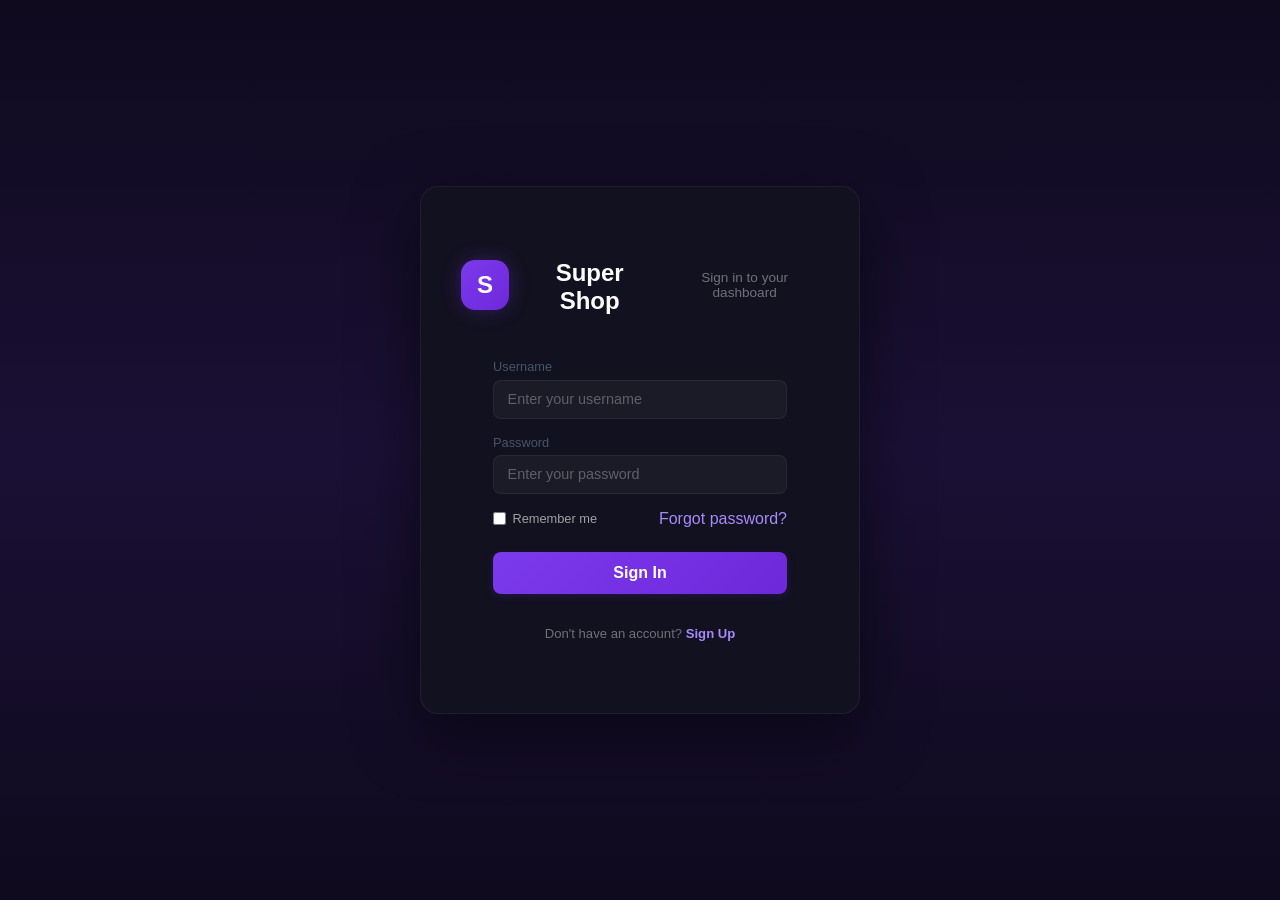
<file: login.html>
<!DOCTYPE html>
<html lang="en">
<head>
    <meta charset="utf-8">
    <meta name="viewport" content="width=device-width,initial-scale=1">
    <title>Super Shop - Sign In</title>
    <link rel="stylesheet" href="index.css">
</head>
<body>
<script>
if (window.location.protocol === 'file:') {
    document.write('<div style="display:flex;align-items:center;justify-content:center;min-height:100vh;width:100%;background:#0a0a1a;color:#e2e8f0;font-family:sans-serif;padding:2rem;text-align:center;">' +
        '<div style="max-width:500px;">' +
        '<h1 style="color:#a78bfa;font-size:2rem;margin-bottom:1rem;">Server Not Running</h1>' +
        '<p style="font-size:1.1rem;margin-bottom:1rem;">You opened this file directly. You must start the server first.</p>' +
        '<div style="background:#16163a;border:1px solid rgba(255,255,255,0.06);border-radius:14px;padding:1.5rem;text-align:left;">' +
        '<h3 style="color:#fff;margin-bottom:0.75rem;">Step 1: Open Terminal</h3>' +
        '<p style="margin-bottom:0.5rem;">Press <strong>Win+R</strong>, type <strong>cmd</strong>, press Enter</p>' +
        '<h3 style="color:#fff;margin:1rem 0 0.75rem;">Step 2: Run this command</h3>' +
        '<code style="display:block;background:#0a0a1a;padding:0.75rem;border-radius:8px;font-size:0.9rem;margin-bottom:1rem;">cd E:\\ERP SUPER SHOP<br>python app.py</code>' +
        '<h3 style="color:#fff;margin-bottom:0.75rem;">Step 3: Open Browser</h3>' +
        '<p>Go to <strong>http://localhost:5000/login.html</strong></p>' +
        '<h3 style="color:#fff;margin:1rem 0 0.75rem;">Login</h3>' +
        '<p>Username: <strong>admin</strong> &nbsp; Password: <strong>admin123</strong></p>' +
        '</div></div>');
    throw new Error('Server not running');
}
</script>
<div class="login-fullpage">
    <div class="login-panel">
        <div class="brand-block" style="text-align:center;padding:1.5rem 0 0.5rem">
            <div class="brand-mark" style="margin:0 auto">S</div>
            <h1 style="margin:0.5rem 0 0.25rem;font-size:1.5rem">Super Shop</h1>
            <p style="color:rgba(255,255,255,0.4);font-size:0.85rem">Sign in to your dashboard</p>
        </div>

        <form id="login-form-page" class="login-form-page" style="padding:0.5rem 2rem 2rem">
            <div id="login-error" class="error-msg" role="alert"></div>
            <div class="form-group">
                <label for="username">Username</label>
                <input id="username" name="username" placeholder="Enter your username" required autocomplete="username">
            </div>
            <div class="form-group">
                <label for="password">Password</label>
                <input id="password" name="password" type="password" placeholder="Enter your password" required autocomplete="current-password">
            </div>
            <div class="form-row">
                <label class="checkbox-field"><input type="checkbox" id="remember" name="remember"> Remember me</label>
                <button type="button" class="forgot-link" onclick="showForgotPassword()">Forgot password?</button>
            </div>
            <button type="submit" class="submit-btn" style="width:100%;padding:0.75rem;font-size:1rem;margin-top:0.5rem">Sign In</button>
            <div class="form-note" style="margin-top:1rem">
                <span>Don't have an account?</span>
                <button type="button" id="show-signup" class="link-btn">Sign Up</button>
            </div>
        </form>

        <form id="signup-form-page" class="login-form-page" style="display:none;padding:0.5rem 2rem 2rem">
            <div id="signup-error" class="error-msg" role="alert"></div>
            <div class="form-group">
                <label for="signup-username">Username</label>
                <input id="signup-username" name="signup-username" placeholder="Choose a username" required>
            </div>
            <div class="form-group">
                <label for="signup-password">Password</label>
                <input id="signup-password" name="signup-password" type="password" placeholder="Enter a password" required>
            </div>
            <div class="form-group">
                <label for="signup-confirm">Confirm Password</label>
                <input id="signup-confirm" name="signup-confirm" type="password" placeholder="Confirm password" required>
            </div>
            <div class="form-group">
                <label for="signup-role">Role</label>
                <div class="select-wrap">
                    <select id="signup-role" name="signup-role" required>
                        <option value="account head">Account Head</option>
                        <option value="moder admin">Moder Admin</option>
                        <option value="admin">Admin</option>
                        <option value="superadmin">Super Admin</option>
                    </select>
                </div>
            </div>
            <div class="form-help" id="signup-help" style="font-size:0.78rem;color:var(--text-dim);margin-bottom:0.75rem">Note: Only Account Head can self-register here.</div>
            <button type="submit" class="submit-btn" style="width:100%;padding:0.75rem">Create Account</button>
            <button type="button" id="show-signin" class="secondary-btn" style="width:100%;margin-top:0.5rem">Back to Sign In</button>
        </form>
    </div>
</div>

<!-- Forgot Password Modal -->
<div id="forgot-modal" class="modal-overlay" style="display:none" onclick="if(event.target===this)hideForgotPassword()">
    <div class="modal-box" onclick="event.stopPropagation()">
        <div class="modal-header">
            <h3>Reset Password</h3>
            <button type="button" class="modal-close" onclick="hideForgotPassword()">&times;</button>
        </div>
        <div class="modal-body">
            <p>Enter your username. Your password will be reset to <strong>reset123</strong>.</p>
            <div class="form-group">
                <label for="forgot-username">Username</label>
                <input id="forgot-username" placeholder="Enter your username">
            </div>
            <div id="forgot-error" class="error-msg"></div>
            <button type="button" class="submit-btn" onclick="submitForgotPassword()">Reset Password</button>
        </div>
    </div>
</div>

<script>
function getAuthToken() {
    try { return localStorage.getItem('erp_token') || ''; } catch { return ''; }
}
function getAuthRole() {
    try { return localStorage.getItem('erp_role') || ''; } catch { return ''; }
}
function getAuthHeaders() {
    const token = getAuthToken();
    const headers = { 'Content-Type': 'application/json' };
    if (token) headers.Authorization = `Bearer ${token}`;
    return headers;
}
function showSignupForm() {
    document.getElementById('login-form-page').style.display = 'none';
    document.getElementById('signup-form-page').style.display = 'block';
    document.getElementById('login-error').classList.remove('show');
    document.getElementById('login-error').innerText = '';
}
function showSigninForm() {
    document.getElementById('signup-form-page').style.display = 'none';
    document.getElementById('login-form-page').style.display = 'block';
    document.getElementById('signup-error').classList.remove('show');
    document.getElementById('signup-error').innerText = '';
}
document.getElementById('show-signup').addEventListener('click', showSignupForm);
document.getElementById('show-signin').addEventListener('click', showSigninForm);

// Login
document.getElementById('login-form-page').addEventListener('submit', async function(e){
    e.preventDefault();
    const username = document.getElementById('username').value.trim();
    const password = document.getElementById('password').value;
    const errEl = document.getElementById('login-error');
    errEl.classList.remove('show');
    errEl.innerText = '';
    if(!username || !password){
        errEl.innerText = 'Provide username and password';
        errEl.classList.add('show');
        return;
    }
    try{
        const res = await fetch('/api/auth/login', {
            method: 'POST',
            headers: { 'Content-Type': 'application/json' },
            body: JSON.stringify({ username, password })
        });
        const bodyText = await res.text();
        let data;
        try { data = JSON.parse(bodyText); } catch(e){
            errEl.innerText = 'Server returned invalid data (status ' + res.status + '). Check F12 > Console.';
            errEl.classList.add('show');
            return;
        }
        if(!res.ok || data.success === false){
            errEl.innerText = data.error || 'Login failed. Check credentials.';
            errEl.classList.add('show');
            return;
        }
        localStorage.setItem('erp_token', data.token);
        localStorage.setItem('erp_username', data.username);
        localStorage.setItem('erp_role', data.role);
        window.location = '/dashboard';
    } catch (err){
        console.error('LOGIN ERROR:', err);
        errEl.innerText = 'ERROR: ' + (err.message || err || 'Unknown') + '. Press F12 > Console for details.';
        errEl.classList.add('show');
    }
});

// Signup
document.getElementById('signup-form-page').addEventListener('submit', async function(e){
    e.preventDefault();
    const username = document.getElementById('signup-username').value.trim();
    const password = document.getElementById('signup-password').value;
    const confirm = document.getElementById('signup-confirm').value;
    const errEl = document.getElementById('signup-error');
    errEl.classList.remove('show');
    errEl.innerText = '';
    if(!username || !password || !confirm){
        errEl.innerText = 'Fill all signup fields';
        errEl.classList.add('show');
        return;
    }
    if(password !== confirm){
        errEl.innerText = 'Passwords do not match';
        errEl.classList.add('show');
        return;
    }
    try{
        const role = document.getElementById('signup-role').value;
        const res = await fetch('/api/auth/register', {
            method: 'POST',
            headers: getAuthHeaders(),
            body: JSON.stringify({ username, password, role })
        });
        const data = await res.json();
        if(!res.ok || data.success === false){
            errEl.innerText = data.error || 'Signup failed. Contact administrator.';
            errEl.classList.add('show');
            return;
        }
        alert('Account created successfully. Please sign in.');
        showSigninForm();
    } catch (err){
        console.error('SIGNUP ERROR:', err);
        errEl.innerText = 'ERROR: ' + (err.message || err || 'Unknown') + '. Press F12 > Console for details.';
        errEl.classList.add('show');
    }
});

// Forgot Password
function showForgotPassword() {
    document.getElementById('forgot-modal').style.display = 'flex';
    document.getElementById('forgot-username').value = '';
    document.getElementById('forgot-error').className = 'error-msg';
    document.getElementById('forgot-error').innerText = '';
}
function hideForgotPassword() {
    document.getElementById('forgot-modal').style.display = 'none';
}
async function submitForgotPassword() {
    const username = document.getElementById('forgot-username').value.trim();
    const errEl = document.getElementById('forgot-error');
    if (!username) { errEl.innerText = 'Enter your username'; errEl.classList.add('show'); return; }
    errEl.className = 'error-msg';
    errEl.innerText = '';
    try {
        const res = await fetch('/api/auth/forgot-password', {
            method: 'POST',
            headers: { 'Content-Type': 'application/json' },
            body: JSON.stringify({ username })
        });
        const data = await res.json();
        if (!res.ok || data.success === false) {
            errEl.innerText = data.error || 'Reset failed';
            errEl.classList.add('show');
            return;
        }
        alert(data.message || 'Password reset successfully');
        hideForgotPassword();
    } catch (err) {
        errEl.innerText = 'ERROR: ' + (err.message || err);
        errEl.classList.add('show');
    }
}
</script>
</body>
</html>
</file>
<file: index.css>
﻿/* Super Shop ERP - Professional Dashboard Design */
:root {
    --sidebar-width: 260px;

    /* Sidebar Dark Theme */
    --sidebar-bg: linear-gradient(180deg, #0f0a1e 0%, #1a1035 50%, #0f0a1e 100%);
    --sidebar-text: rgba(255,255,255,0.55);
    --sidebar-text-hover: #ffffff;
    --sidebar-active-bg: rgba(124,58,237,0.2);
    --sidebar-active-border: #7c3aed;
    --sidebar-divider: rgba(255,255,255,0.06);

    /* Main Content Light Theme */
    --bg-main: #f5f6fa;
    --bg-card: #ffffff;
    --bg-card-hover: #f8f9ff;
    --bg-input: #f0f1f5;
    --bg-sidebar: #ffffff;

    /* Brand Colors */
    --primary: #7c3aed;
    --primary-dark: #6d28d9;
    --primary-glow: rgba(124, 58, 237, 0.12);
    --primary-light: #a78bfa;

    --accent-green: #10b981;
    --accent-blue: #3b82f6;
    --accent-orange: #f59e0b;
    --accent-pink: #ec4899;
    --accent-cyan: #06b6d4;

    --danger: #ef4444;
    --warning: #f59e0b;
    --success: #10b981;
    --info: #3b82f6;

    /* Text */
    --text-main: #1e293b;
    --text-secondary: #475569;
    --text-muted: #94a3b8;
    --text-bright: #0f172a;

    /* Borders & Shadows */
    --border: rgba(0,0,0,0.06);
    --border-hover: rgba(0,0,0,0.12);
    --shadow-sm: 0 1px 2px rgba(0,0,0,0.04);
    --shadow: 0 2px 8px rgba(0,0,0,0.06);
    --shadow-lg: 0 8px 24px rgba(0,0,0,0.08);
    --shadow-xl: 0 16px 48px rgba(0,0,0,0.1);
    --shadow-glow: 0 0 20px rgba(124,58,237,0.08);

    /* Radius */
    --radius: 14px;
    --radius-sm: 8px;
    --radius-lg: 18px;

    --font-family: 'Outfit', sans-serif;
    --transition: all 0.25s cubic-bezier(0.4, 0, 0.2, 1);
}

* { margin: 0; padding: 0; box-sizing: border-box; }

body {
    font-family: var(--font-family);
    background: var(--bg-main);
    color: var(--text-main);
    min-height: 100vh;
    display: flex;
    overflow-x: hidden;
    position: relative;
}
body::before {
    content: '';
    position: fixed;
    top: 0; left: 0;
    width: 100vw; height: 100vh;
    background:
        radial-gradient(ellipse at 0% 0%, rgba(124,58,237,0.04) 0%, transparent 50%),
        radial-gradient(ellipse at 100% 100%, rgba(16,185,129,0.03) 0%, transparent 50%);
    pointer-events: none;
    z-index: 0;
}
.app-container, .login-fullpage { position: relative; z-index: 1; }

/* LOGIN PAGE STYLES */
.login-fullpage {
    display: flex; align-items: center; justify-content: center;
    min-height: 100vh; width: 100%; padding: 1rem;
    background: var(--sidebar-bg);
}
.login-panel {
    width: min(440px, 100%);
    background: rgba(18,18,31,0.95);
    backdrop-filter: blur(20px);
    border: 1px solid rgba(255,255,255,0.06);
    box-shadow: 0 16px 64px rgba(0,0,0,0.5);
    border-radius: var(--radius-lg);
    padding: 2.5rem;
}
.login-panel:hover {
    border-color: rgba(255,255,255,0.1);
}
.brand-block { display: flex; align-items: center; gap: 1rem; margin-bottom: 1.5rem; }
.brand-mark {
    width: 50px; height: 50px; border-radius: 14px;
    background: linear-gradient(135deg, var(--primary), #6d28d9);
    display: flex; align-items: center; justify-content: center;
    font-size: 1.5rem; font-weight: 800; color: #fff;
    box-shadow: 0 0 20px rgba(124,58,237,0.3);
}
.brand-block h1 { font-size: 1.5rem; font-weight: 700; color: #ffffff; }
.brand-block p { font-size: 0.8rem; color: rgba(255,255,255,0.4); }
.login-grid { display: flex; flex-direction: column; gap: 1.5rem; }
.login-intro .eyebrow { font-size: 0.7rem; text-transform: uppercase; letter-spacing: 2px; color: var(--primary-light); font-weight: 600; }
.login-intro h2 { font-size: 1.2rem; font-weight: 600; margin: 0.5rem 0; color: #ffffff; }
.login-intro p { font-size: 0.85rem; color: rgba(255,255,255,0.6); }
.feature-list { margin-top: 0.75rem; font-size: 0.82rem; color: rgba(255,255,255,0.6); display: flex; flex-direction: column; gap: 0.3rem; }
.login-card-header { margin-bottom: 1rem; }
.login-card-header h3 { font-size: 1.1rem; color: #ffffff; margin-bottom: 0.25rem; }
.login-card-header p { font-size: 0.82rem; color: rgba(255,255,255,0.4); }
.account-selector { margin-bottom: 1rem; }
.account-selector h4 { font-size: 0.72rem; text-transform: uppercase; letter-spacing: 1px; color: rgba(255,255,255,0.4); margin-bottom: 0.5rem; font-weight: 600; }
.button-grid { display: flex; gap: 0.5rem; flex-wrap: wrap; }
.account-btn {
    flex: 1; min-width: 140px; padding: 0.6rem 1rem; border-radius: var(--radius-sm);
    background: rgba(255,255,255,0.04); border: 1px solid rgba(255,255,255,0.06); cursor: pointer;
    text-align: left; transition: var(--transition);
}
.account-btn:hover { border-color: var(--primary); background: rgba(124,58,237,0.1); }
.account-label { display: block; font-size: 0.85rem; font-weight: 600; color: #ffffff; }
.account-role { font-size: 0.7rem; color: rgba(255,255,255,0.4); }
.divider {
    text-align: center; font-size: 0.72rem; color: var(--text-muted);
    margin: 1rem 0; position: relative;
}
.divider::before, .divider::after {
    content: ''; position: absolute; top: 50%; width: 40%; height: 1px; background: var(--border);
}
.divider::before { left: 0; } .divider::after { right: 0; }
.login-form-page { display: flex; flex-direction: column; gap: 1rem; }
.login-form-page input {
    background: rgba(255,255,255,0.04);
    border-color: rgba(255,255,255,0.06);
    color: #ffffff;
}
.login-form-page input:focus {
    border-color: var(--primary);
    box-shadow: 0 0 0 3px rgba(124,58,237,0.15);
    background: rgba(255,255,255,0.06);
}
.login-form-page input::placeholder { color: rgba(255,255,255,0.3); }
.error-msg {
    background: rgba(239,68,68,0.1); border: 1px solid rgba(239,68,68,0.2);
    border-radius: var(--radius-sm); padding: 0.6rem 0.85rem;
    font-size: 0.82rem; color: #fca5a5; display: none;
}
.error-msg.show { display: block; }
.form-row { display: flex; gap: 0.75rem; align-items: center; }
.checkbox-field { display: flex; align-items: center; gap: 0.4rem; font-size: 0.8rem; color: rgba(255,255,255,0.6); cursor: pointer; }
.forgot-link { font-size: 0.8rem; color: var(--primary-light); text-decoration: none; margin-left: auto; background: none; border: none; cursor: pointer; font-family: var(--font-family); }
.forgot-link:hover { text-decoration: underline; color: #a78bfa; }

/* Dark Theme */
[data-theme="dark"] {
    --bg-main: #0a0a14;
    --bg-card: #12121f;
    --bg-card-hover: #1a1a2e;
    --bg-input: #1a1a2e;
    --text-main: #e2e8f0;
    --text-secondary: #94a3b8;
    --text-muted: #64748b;
    --text-bright: #f1f5f9;
    --border: rgba(255,255,255,0.06);
    --border-hover: rgba(255,255,255,0.1);
    --shadow-sm: 0 1px 2px rgba(0,0,0,0.2);
    --shadow: 0 2px 8px rgba(0,0,0,0.3);
    --shadow-lg: 0 8px 24px rgba(0,0,0,0.4);
    --shadow-xl: 0 16px 48px rgba(0,0,0,0.5);
    --sidebar-bg: linear-gradient(180deg, #08080f 0%, #0f0a1e 50%, #08080f 100%);
}
[data-theme="dark"] .topbar { background: rgba(18,18,31,0.85); border-bottom-color: var(--border); }
[data-theme="dark"] .global-search:focus-within { background: #1a1a2e; }
[data-theme="dark"] .user-dropdown-btn:hover { background: #1a1a2e; }
[data-theme="dark"] .user-dropdown-menu { background: #12121f; border-color: rgba(255,255,255,0.06); }
[data-theme="dark"] .user-dropdown-menu button:hover { background: #1a1a2e; }
[data-theme="dark"] .user-dropdown-menu .dropdown-user-info { background: linear-gradient(135deg, rgba(124,58,237,0.08), rgba(139,92,246,0.04)); }
[data-theme="dark"] .sidebar { border-right-color: rgba(255,255,255,0.04); }
[data-theme="dark"] .app-footer { background: rgba(255,255,255,0.02); }
[data-theme="dark"] .chart-container { background: var(--bg-input); }
[data-theme="dark"] .activity-item { background: var(--bg-input); }
[data-theme="dark"] .compact-table tr:hover td { background: var(--bg-input); }
[data-theme="dark"] .modal-content, [data-theme="dark"] .modal-box { background: var(--bg-card); }
[data-theme="dark"] .user-float { background: rgba(18,18,31,0.95); }

/* ===== CHART TOGGLE ===== */
.chart-toggle { display: flex; gap: 0.35rem; }
.chart-period-btn {
    background: var(--bg-input); border: 1px solid var(--border); color: var(--text-muted);
    padding: 0.25rem 0.65rem; border-radius: 6px; font-size: 0.75rem; cursor: pointer; font-weight: 500;
    transition: all 0.2s;
}
.chart-period-btn.active, .chart-period-btn:hover { background: var(--primary); color: #fff; border-color: var(--primary); }
/* ===== ACCOUNTING TABS ===== */
.accounting-tabs, .audit-tabs { display: flex; gap: 0.5rem; margin-bottom: 1rem; flex-wrap: wrap; }
.acct-tab, .audit-tab {
    background: var(--bg-card); border: 1px solid var(--border); color: var(--text-muted);
    padding: 0.5rem 1rem; border-radius: var(--radius-sm); cursor: pointer; font-weight: 500;
    transition: all 0.2s; font-size: 0.85rem;
}
.acct-tab.active, .audit-tab.active, .acct-tab:hover, .audit-tab:hover {
    background: var(--primary); color: #fff; border-color: var(--primary);
}
.acct-panel, .audit-panel { display: none; }
.acct-panel.active, .audit-panel.active { display: block; animation: fadeIn 0.3s ease-out; }
.journal-drawer { position: fixed; top: 56px; right: 0; width: 420px; max-width: 90vw; height: calc(100vh - 56px); z-index: 500; transform: translateX(0); transition: transform 0.3s ease; background: var(--bg-card); border-left: 1px solid var(--border); overflow-y: auto; padding: 1rem 1rem 4rem; box-shadow: -8px 0 24px rgba(0,0,0,0.15); }
.journal-drawer.collapsed { transform: translateX(100%); }
.acct-panel .journal-toggle { display: none; }
.acct-panel.active .journal-toggle {
    display: inline-flex; position: fixed; top: 64px; z-index: 501;
    align-items: center; gap: 0.4rem;
    background: linear-gradient(135deg, var(--primary), #a78bfa);
    color: #fff; border: none; border-radius: 8px 0 0 8px;
    padding: 0.5rem 0.7rem; cursor: pointer;
    font-family: var(--font-family); font-size: 0.82rem; font-weight: 600;
    transition: right 0.3s ease; white-space: nowrap;
}
.acct-panel.active .journal-toggle:hover { filter: brightness(1.15); }
.acct-panel.active .journal-toggle i { width: 16px; height: 16px; transition: transform 0.3s ease; }
.journal-drawer.collapsed ~ .journal-toggle { right: 0; border-radius: 8px 0 0 8px; }
.journal-drawer:not(.collapsed) ~ .journal-toggle { right: 422px; border-radius: 8px 0 0 8px; }
.journal-drawer.collapsed ~ .journal-toggle i { transform: rotate(180deg); }
/* ===== REPORTS GRID ===== */
.reports-grid, .settings-grid { display: grid; grid-template-columns: repeat(auto-fit, minmax(380px, 1fr)); gap: 1.25rem; }
/* ===== TABLE CONTAINER OVERRIDES ===== */
.journal-lines-section, .audit-items-section, .purchase-items-section { margin: 1rem 0; }
.journal-lines-section h4, .audit-items-section h4, .purchase-items-section h4 {
    margin: 0 0 0.5rem; color: var(--text-dim); font-weight: 500; font-size: 0.9rem;
}
/* ===== CHART ===== */
.chart-container canvas { width: 100% !important; min-height: 160px; max-height: 200px; }
.btn-export { background: var(--bg-input) !important; border: 1px solid var(--border) !important; color: var(--text-secondary) !important; padding: 0.5rem 0.85rem !important; font-size: 0.78rem !important; display: inline-flex; align-items: center; gap: 0.35rem; }
.btn-export:hover { border-color: var(--primary) !important; color: var(--text-bright) !important; }
.btn-export i { width: 14px; height: 14px; }
.secondary-btn {
    background: transparent; border: 1px solid var(--border); color: var(--text-secondary);
    border-radius: var(--radius-sm); padding: 0.75rem 1.25rem; cursor: pointer;
    font-family: var(--font-family); font-size: 0.9rem; font-weight: 600; transition: var(--transition);
}
.secondary-btn:hover { border-color: var(--primary); color: var(--text-bright); }
.form-note { text-align: center; font-size: 0.82rem; color: rgba(255,255,255,0.4); }
.link-btn { background: none; border: none; color: var(--primary-light); cursor: pointer; font-family: var(--font-family); font-size: 0.82rem; font-weight: 600; }
.link-btn:hover { text-decoration: underline; }
.form-help { font-size: 0.75rem; color: var(--text-muted); background: rgba(59,130,246,0.06); border-radius: var(--radius-sm); padding: 0.6rem; line-height: 1.4; }
.select-wrap select { width: 100%; }

.app-container { display: flex; width: 100%; height: 100vh; }

/* Animated Background */
body::before {
    content: ;
 position: fixed;
 top: 0; left: 0; right: 0; bottom: 0;
 background:
 radial-gradient(ellipse at 10% 20%, rgba(124, 58, 237, 0.08) 0%, transparent 50%),
 radial-gradient(ellipse at 90% 80%, rgba(16, 185, 129, 0.06) 0%, transparent 50%),
 radial-gradient(ellipse at 50% 50%, rgba(59, 130, 246, 0.04) 0%, transparent 50%);
 pointer-events: none;
 z-index: 0;
}
/* Sidebar - Dark Premium */
.sidebar {
    width: var(--sidebar-width);
    background: var(--sidebar-bg);
    display: flex; flex-direction: column;
    padding: 1.25rem 0.75rem;
    z-index: 10;
    flex-shrink: 0;
    border-right: 1px solid rgba(255,255,255,0.04);
}
.sidebar-header {
    display: flex; align-items: center; gap: 0.75rem;
    padding: 0.5rem 0.75rem; margin-bottom: 1.5rem;
    border-bottom: 1px solid rgba(255,255,255,0.06);
    padding-bottom: 1.25rem;
}
.logo-icon {
    font-size: 2rem;
    display: flex; align-items: center;
}
.logo-icon svg { filter: drop-shadow(0 0 10px rgba(124,58,237,0.5)); }
.logo-text h2 {
    font-size: 1.2rem; font-weight: 800;
    color: #ffffff; letter-spacing: -0.3px;
}
.logo-text span {
    font-size: 0.6rem; color: rgba(255,255,255,0.4);
    text-transform: uppercase; letter-spacing: 2px; font-weight: 500;
}
.sidebar-nav {
    display: flex; flex-direction: column;
    gap: 0.1rem; flex-grow: 1;
    overflow-y: auto; min-height: 0;
    padding: 0.25rem 0;
}
/* Nav item icons get colored accent */
.nav-item i {
    width: 18px; height: 18px;
    color: rgba(255,255,255,0.35);
    transition: var(--transition);
}
.nav-item:hover i { color: var(--primary-light); }
.nav-item.active i { color: #ffffff; }
.nav-item {
    background: transparent; border: none;
    color: var(--sidebar-text); padding: 0.55rem 0.85rem;
    border-radius: var(--radius-sm);
    cursor: pointer;
    font-family: var(--font-family);
    font-size: 0.82rem; font-weight: 500;
    display: flex; align-items: center; gap: 0.65rem;
    text-align: left; transition: var(--transition);
    position: relative;
    border-left: 3px solid transparent;
}
.nav-item::before { display: none; }
.nav-item:hover {
    background: rgba(255,255,255,0.04);
    color: var(--sidebar-text-hover);
    border-left-color: rgba(124,58,237,0.3);
}
.nav-item.active {
    background: var(--sidebar-active-bg);
    color: #ffffff;
    border-left-color: var(--sidebar-active-border);
    box-shadow: inset 0 0 20px rgba(124,58,237,0.08);
    font-weight: 600;
}
.nav-divider {
    height: 1px;
    background: var(--sidebar-divider);
    margin: 0.4rem 0.75rem;
}
.sidebar-nav-action {
    background: transparent; border: none;
    color: var(--sidebar-text); padding: 0.55rem 0.85rem;
    border-radius: var(--radius-sm);
    cursor: pointer;
    font-family: var(--font-family);
    font-size: 0.82rem; font-weight: 500;
    display: flex; align-items: center; gap: 0.65rem;
    text-align: left; transition: var(--transition);
    border-left: 3px solid transparent;
}
.sidebar-nav-action:hover {
    background: rgba(255,255,255,0.04);
    color: var(--sidebar-text-hover);
    border-left-color: rgba(124,58,237,0.3);
}
.sidebar-nav-action i {
    width: 18px; height: 18px;
    color: rgba(255,255,255,0.35);
}
.sidebar-footer {
    display: flex; flex-direction: column; gap: 0.25rem;
    padding-top: 0.75rem; margin-top: auto;
    border-top: 1px solid var(--sidebar-divider);
}
.sidebar-action-btn {
    background: transparent; border: none;
    color: var(--sidebar-text); padding: 0.5rem 0.75rem;
    border-radius: var(--radius-sm);
    cursor: pointer;
    font-family: var(--font-family);
    font-size: 0.8rem; font-weight: 500;
    display: flex; align-items: center; gap: 0.6rem;
    text-align: left; transition: var(--transition);
}
.sidebar-action-btn:hover {
    background: rgba(255,255,255,0.04);
    color: var(--sidebar-text-hover);
}
.sidebar-action-btn i { width: 16px; height: 16px; color: rgba(255,255,255,0.35); }
.sidebar-action-btn:hover i { color: var(--primary-light); }
.sidebar-status {
    display: flex; align-items: center; gap: 0.5rem;
    padding: 0.4rem 0.75rem;
}
.sidebar-status .status-text { font-size: 0.65rem; color: rgba(255,255,255,0.3); }
.status-indicator {
    width: 6px; height: 6px; border-radius: 50%;
    background: var(--success);
    box-shadow: 0 0 8px rgba(16,185,129,0.5);
    display: inline-block;
    animation: pulse 2s infinite;
}
/* Topbar - Clean Professional */
.topbar {
    display: flex; align-items: center;
    padding: 0.65rem 1.5rem;
    background: rgba(255,255,255,0.85);
    border-bottom: 1px solid var(--border);
    backdrop-filter: blur(16px);
    -webkit-backdrop-filter: blur(16px);
    min-height: 56px;
    gap: 1rem;
    box-shadow: 0 1px 4px rgba(0,0,0,0.02);
}
.topbar-left { flex: 1; display: flex; align-items: center; }
.topbar-center { display: flex; align-items: center; }
.topbar-right { display: flex; align-items: center; gap: 0.35rem; flex-shrink: 0; }
.topbar-icon-btn {
    background: none; border: none; color: var(--text-muted);
    width: 36px; height: 36px; border-radius: 10px;
    display: flex; align-items: center; justify-content: center;
    cursor: pointer; position: relative; transition: var(--transition);
}
.topbar-icon-btn:hover { background: var(--bg-input); color: var(--text-bright); }
.topbar-icon-btn i { width: 20px; height: 20px; }
.notif-badge {
    position: absolute; top: 3px; right: 3px;
    background: linear-gradient(135deg, #ef4444, #dc2626);
    color: #fff;
    font-size: 0.5rem; font-weight: 700;
    min-width: 15px; height: 15px; border-radius: 7.5px;
    display: flex; align-items: center; justify-content: center;
    padding: 0 3px;
    box-shadow: 0 2px 6px rgba(239,68,68,0.3);
}
/* Global Search - Sleek */
.global-search {
    display: flex; align-items: center; gap: 0.5rem;
    background: var(--bg-input); border: 1px solid var(--border);
    border-radius: 10px; padding: 0.4rem 0.85rem;
    width: min(340px, 100%); transition: var(--transition);
}
.global-search:focus-within {
    border-color: var(--primary);
    box-shadow: 0 0 0 3px var(--primary-glow);
    background: #ffffff;
}
.global-search i { width: 16px; height: 16px; color: var(--text-muted); flex-shrink: 0; }
.global-search input {
    background: transparent; border: none; outline: none;
    color: var(--text-bright); font-family: var(--font-family);
    font-size: 0.82rem; width: 100%;
}
.global-search input::placeholder { color: var(--text-muted); }
.global-search { position: relative; }
.search-dropdown {
    position: absolute; top: 100%; left: 0; right: 0; z-index: 1000;
    background: var(--bg-card); border: 1px solid var(--border);
    border-radius: 10px; margin-top: 4px; padding: 0.5rem 0;
    display: none; max-height: 320px; overflow-y: auto;
    box-shadow: 0 8px 24px rgba(0,0,0,0.3);
}
.search-dropdown.show { display: block; }
.search-category { padding: 0.3rem 0.75rem; font-size: 0.65rem; font-weight: 700; color: var(--primary); text-transform: uppercase; letter-spacing: 0.5px; }
.search-item { display: flex; align-items: center; gap: 0.5rem; padding: 0.4rem 0.75rem; cursor: pointer; font-size: 0.78rem; color: var(--text-bright); transition: var(--transition); }
.search-item:hover { background: var(--bg-input); }
.search-item i { width: 14px; height: 14px; color: var(--primary); flex-shrink: 0; }
.search-badge { margin-left: auto; font-size: 0.72rem; color: var(--primary); font-weight: 600; }
.search-empty { padding: 1rem; text-align: center; color: var(--text-muted); font-size: 0.78rem; }
/* Breadcrumb */
.breadcrumb { display: flex; align-items: center; gap: 0.4rem; font-size: 0.8rem; color: var(--text-muted); }
.breadcrumb .bc-home { color: var(--text-muted); display: flex; align-items: center; }
.breadcrumb .bc-home i { width: 14px; height: 14px; }
.breadcrumb .bc-sep { color: var(--border); font-weight: 300; }
.breadcrumb .bc-current { color: var(--text-bright); font-weight: 600; }
/* User Dropdown - Professional */
.user-dropdown { position: relative; }
.user-dropdown-btn {
    display: flex; align-items: center; gap: 0.5rem;
    background: var(--bg-input); border: 1px solid var(--border);
    border-radius: 10px; padding: 0.35rem 0.75rem 0.35rem 0.5rem;
    cursor: pointer; font-family: var(--font-family);
    font-size: 0.82rem; color: var(--text-bright); font-weight: 500;
    transition: var(--transition);
}
.user-dropdown-btn:hover { border-color: var(--primary); background: #ffffff; }
.user-dropdown-btn i { width: 18px; height: 18px; color: var(--primary); }
.user-dropdown-btn .dropdown-arrow { width: 14px; height: 14px; color: var(--text-muted); transition: var(--transition); }
.user-dropdown-btn:hover .dropdown-arrow { transform: rotate(180deg); }
.user-dropdown-menu {
    position: absolute; top: calc(100% + 8px); right: 0;
    background: #ffffff; border: 1px solid rgba(0,0,0,0.06);
    border-radius: 12px;
    box-shadow: 0 12px 48px rgba(0,0,0,0.12), 0 0 0 1px rgba(0,0,0,0.02);
    min-width: 210px; display: none; z-index: 1000;
    overflow: hidden; animation: fadeIn 0.15s ease-out;
}
.user-dropdown-menu.show { display: block; }
.user-dropdown-menu .dropdown-user-info {
    padding: 0.85rem 1rem; display: flex; flex-direction: column; gap: 0.15rem;
    background: linear-gradient(135deg, rgba(124,58,237,0.04), rgba(139,92,246,0.02));
}
.user-dropdown-menu .dropdown-user-info strong { font-size: 0.85rem; color: var(--text-bright); }
.user-dropdown-menu .dropdown-user-info span { font-size: 0.7rem; color: var(--text-muted); text-transform: capitalize; }
.user-dropdown-menu .dropdown-divider { height: 1px; background: var(--border); margin: 0; }
.user-dropdown-menu button {
    display: flex; align-items: center; gap: 0.6rem;
    width: 100%; padding: 0.6rem 1rem;
    background: none; border: none; cursor: pointer;
    font-family: var(--font-family); font-size: 0.82rem;
    color: var(--text-secondary); transition: var(--transition);
    text-align: left;
}
.user-dropdown-menu button:hover { background: rgba(124,58,237,0.06); color: var(--primary); }
.user-dropdown-menu button i { width: 16px; height: 16px; }
/* Footer */
.app-footer {
    display: flex; justify-content: center; align-items: center; gap: 0.5rem;
    padding: 0.75rem 1rem; margin-top: auto; flex-wrap: wrap;
    border-top: 1px solid var(--border);
    font-size: 0.7rem; color: var(--text-muted);
    background: rgba(255,255,255,0.5);
    border-radius: 0 0 var(--radius) var(--radius);
}
.footer-divider { color: var(--border); font-size: 0.6rem; }
.main-wrapper {
    display: flex; flex-direction: column;
    flex-grow: 1; height: 100vh; overflow: hidden;
    background: var(--bg-main);
}
.main-content {
    flex-grow: 1; overflow-y: auto; overflow-x: hidden;
    padding: 1.25rem 1.5rem 1.5rem;
    position: relative; z-index: 1;
    display: flex; flex-direction: column;
}
.content-view { display: none; }
.content-view.active { display: block; animation: fadeIn 0.35s ease-out; }
.view-header { margin-bottom: 1.25rem; }
.view-header h1 {
    font-size: 1.5rem; font-weight: 700;
    color: var(--text-bright);
    letter-spacing: -0.3px; margin-bottom: 0.2rem;
}
.view-header p { color: var(--text-secondary); font-size: 0.85rem; margin: 0; }
/* Glass Cards - Premium */
.glass-card {
    background: var(--bg-card);
    border: 1px solid var(--border);
    border-radius: var(--radius);
    padding: 1.35rem;
    box-shadow: var(--shadow-sm);
    transition: var(--transition);
    position: relative;
}
.glass-card::before {
    content: '';
    position: absolute;
    top: 0; left: 1.5rem; right: 1.5rem;
    height: 1px;
    background: linear-gradient(90deg, transparent, rgba(124, 58, 237, 0.15), transparent);
}
.glass-card:hover {
    border-color: var(--border-hover);
    box-shadow: var(--shadow);
}
.glass-card h3 {
    font-size: 1rem; margin-bottom: 0.85rem;
    display: flex; align-items: center; gap: 0.5rem;
    font-weight: 600; color: var(--text-bright);
}
/* KPI Cards - Premium */
.kpi-grid {
    display: grid;
    grid-template-columns: repeat(4, 1fr);
    gap: 1.1rem; margin-bottom: 0.875rem;
}
.kpi-card {
    background: var(--bg-card);
    border: 1px solid var(--border);
    border-radius: var(--radius);
    padding: 1.25rem;
    display: flex; flex-direction: column; gap: 0.75rem;
    box-shadow: var(--shadow);
    transition: var(--transition);
    position: relative; overflow: hidden;
}
.kpi-card::after {
    content: '';
    position: absolute;
    top: 0; left: 0; right: 0;
    height: 3px;
}
.kpi-revenue::after { background: linear-gradient(90deg, #3b82f6, #6366f1); }
.kpi-profit::after { background: linear-gradient(90deg, #10b981, #059669); }
.kpi-sales::after { background: linear-gradient(90deg, #8b5cf6, #a78bfa); }
.kpi-stock::after { background: linear-gradient(90deg, #f59e0b, #ef4444); }
.kpi-card:hover {
    transform: translateY(-3px);
    box-shadow: var(--shadow-lg);
    border-color: var(--border-hover);
}
.kpi-top-row {
    display: flex; align-items: flex-start; justify-content: space-between;
}
.kpi-icon {
    width: 44px; height: 44px;
    border-radius: 12px;
    display: flex; align-items: center; justify-content: center;
    color: #fff; flex-shrink: 0; font-size: 1.2rem;
}
.kpi-revenue .kpi-icon { background: linear-gradient(135deg, #3b82f6, #2563eb); box-shadow: 0 4px 12px rgba(59,130,246,0.25); }
.kpi-profit .kpi-icon { background: linear-gradient(135deg, #10b981, #059669); box-shadow: 0 4px 12px rgba(16,185,129,0.25); }
.kpi-sales .kpi-icon { background: linear-gradient(135deg, #8b5cf6, #7c3aed); box-shadow: 0 4px 12px rgba(139,92,246,0.25); }
.kpi-stock .kpi-icon { background: linear-gradient(135deg, #f59e0b, #d97706); box-shadow: 0 4px 12px rgba(245,158,11,0.25); }
.kpi-trend {
    display: inline-flex; align-items: center; gap: 0.2rem;
    font-size: 0.65rem; font-weight: 600;
    padding: 0.15rem 0.5rem;
    border-radius: 999px;
}
.kpi-trend.up { background: rgba(16,185,129,0.1); color: #10b981; }
.kpi-trend.down { background: rgba(239,68,68,0.1); color: #ef4444; }
.kpi-trend i { width: 12px; height: 12px; }
.kpi-info { display: flex; flex-direction: column; gap: 0.1rem; }
.kpi-label { font-size: 0.7rem; color: var(--text-muted); font-weight: 500; text-transform: uppercase; letter-spacing: 0.5px; }
.kpi-value { font-size: 1.5rem; font-weight: 700; color: var(--text-bright); letter-spacing: -0.5px; line-height: 1.2; }
.kpi-sub { font-size: 0.72rem; color: var(--text-muted); margin-top: 0.1rem; }

/* Mini Stats */
.mini-stats-grid {
    display: grid;
    grid-template-columns: repeat(8, 1fr);
    gap: 0.6rem;
    margin-bottom: 1rem;
}
.mini-stat {
    background: var(--bg-card);
    border: 1px solid var(--border);
    border-radius: var(--radius-sm);
    padding: 0.6rem 0.7rem;
    text-align: center;
    transition: var(--transition);
}
.mini-stat:hover { border-color: var(--primary); box-shadow: var(--shadow); }
.mini-label { display: block; font-size: 0.58rem; color: var(--text-muted); text-transform: uppercase; letter-spacing: 0.3px; margin-bottom: 0.2rem; font-weight: 500; }
.mini-value { font-size: 0.85rem; font-weight: 600; color: var(--text-bright); }

/* Two Column Dashboard Layout */
.dash-two-col {
    display: grid;
    grid-template-columns: 1fr 1fr;
    gap: 1rem;
    margin-bottom: 1rem;
}

/* Activity List */
.activity-list {
    display: flex; flex-direction: column; gap: 0.5rem;
    min-height: 180px;
}
.activity-item {
    display: flex; align-items: center; gap: 0.75rem;
    padding: 0.6rem 0.75rem;
    background: var(--bg-input);
    border-radius: var(--radius-sm);
    font-size: 0.82rem;
}
.activity-item .act-icon { width: 28px; height: 28px; border-radius: 50%; display: flex; align-items: center; justify-content: center; font-size: 0.75rem; flex-shrink: 0; }
.act-sale { background: rgba(16,185,129,0.15); color: #10b981; }
.act-stock { background: rgba(245,158,11,0.15); color: #f59e0b; }
.act-user { background: rgba(124,58,237,0.15); color: #a78bfa; }
.activity-item .act-text { flex: 1; color: var(--text-secondary); }
.activity-item .act-text strong { color: var(--text-bright); font-weight: 600; }
.activity-item .act-time { font-size: 0.7rem; color: var(--text-muted); }

/* Compact Table */
.compact-table { max-height: 220px; overflow-y: auto; }
.compact-table table { width: 100%; border-collapse: collapse; }
.compact-table th {
    padding: 0.45rem 0.6rem; font-size: 0.7rem;
    color: var(--text-muted); font-weight: 600; text-transform: uppercase;
    letter-spacing: 0.5px; border-bottom: 1px solid var(--border);
    text-align: left; white-space: nowrap;
}
.compact-table td {
    padding: 0.45rem 0.6rem; font-size: 0.8rem;
    color: var(--text-secondary); border-bottom: 1px solid rgba(255,255,255,0.04);
}
.compact-table tr:hover td { background: rgba(255,255,255,0.03); }
.total-payable-label { font-size: 0.78rem; color: var(--text-secondary); }
.total-payable-label strong { color: var(--accent-veg); }

/* Chart Card */
.chart-card {
    margin-bottom: 0;
}
.card-header {
    display: flex; justify-content: space-between;
    align-items: center; margin-bottom: 1rem;
}
.card-header h3 i { width: 18px; height: 18px; }
.legend-item { font-size: 0.72rem; color: var(--text-muted); display: flex; align-items: center; gap: 0.3rem; }
.legend-dot { width: 8px; height: 8px; border-radius: 50%; display: inline-block; }
.revenue-dot { background: linear-gradient(135deg, var(--primary), #a78bfa); }
.chart-grid {
    display: grid;
    grid-template-columns: repeat(2, 1fr);
    gap: 1rem;
    margin-bottom: 1rem;
}
@media (max-width: 992px) { .chart-grid { grid-template-columns: 1fr; } }
.chart-card .card-header { margin-bottom: 0.5rem; }
.chart-container {
    width: 100%;
    min-height: 200px;
    max-height: 220px;
    background: var(--bg-input);
    border-radius: var(--radius-sm);
    padding: 0.3rem;
    position: relative;
}
.chart-container canvas { max-height: 200px; }
.chart-empty {
    position: absolute;
    inset: 0;
    display: flex; align-items: center; justify-content: center;
    color: var(--text-muted); font-size: 0.85rem;
    font-style: italic;
}
.chart-bar-wrapper {
    display: flex; flex-direction: column;
    align-items: center; gap: 3px;
    flex: 1; min-width: 28px;
}
.chart-bar {
    width: 100%;
    max-width: 36px;
    border-radius: 3px 3px 0 0;
    background: linear-gradient(180deg, var(--primary), #a78bfa);
    transition: var(--transition);
    position: relative;
    min-height: 3px;
}
.chart-bar:hover { filter: brightness(1.2); transform: scaleX(1.05); }
.chart-bar-label { font-size: 0.55rem; color: var(--text-muted); white-space: nowrap; transform: rotate(-45deg); margin-top: 6px; }
.chart-bar-value { position: absolute; top: -18px; left: 50%; transform: translateX(-50%); font-size: 0.6rem; color: var(--text-bright); font-weight: 600; opacity: 0; transition: var(--transition); }
.chart-bar:hover .chart-bar-value { opacity: 1; top: -20px; }

/* Widget Grid */
.widget-grid {
    display: grid;
    grid-template-columns: repeat(auto-fill, minmax(140px, 1fr));
    gap: 0.5rem;
}
.widget-item {
    background: var(--bg-input);
    border-radius: var(--radius-sm);
    padding: 0.6rem 0.75rem;
    text-align: center;
    transition: var(--transition);
}
.widget-item:hover { border-color: var(--primary); box-shadow: var(--shadow); }
.widget-label { display: block; font-size: 0.6rem; color: var(--text-muted); text-transform: uppercase; letter-spacing: 0.3px; margin-bottom: 0.15rem; font-weight: 500; }
.widget-value { font-size: 0.85rem; font-weight: 600; color: var(--text-bright); }

/* Account Tree */
.account-tree { max-height: 400px; overflow-y: auto; }
.tree-node {
    display: flex; align-items: center; gap: 0.5rem;
    padding: 0.4rem 0.5rem;
    border-radius: var(--radius-sm);
    transition: var(--transition);
}
.tree-node:hover { background: var(--bg-input); }
.tree-type-badge {
    font-size: 0.55rem; font-weight: 600; text-transform: uppercase;
    padding: 0.1rem 0.4rem; border-radius: 4px; flex-shrink: 0;
}
.type-asset { background: rgba(59,130,246,0.1); color: #3b82f6; }
.type-liability { background: rgba(245,158,11,0.1); color: #f59e0b; }
.type-equity { background: rgba(16,185,129,0.1); color: #10b981; }
.type-income { background: rgba(139,92,246,0.1); color: #8b5cf6; }
.type-expense { background: rgba(239,68,68,0.1); color: #ef4444; }
.tree-name { font-size: 0.82rem; color: var(--text-bright); flex: 1; }
.tree-actions { display: flex; gap: 0.25rem; opacity: 0; transition: var(--transition); }
.tree-node:hover .tree-actions { opacity: 1; }

/* Voucher */
.vtype-badge {
    font-size: 0.65rem; font-weight: 600; text-transform: uppercase;
    padding: 0.1rem 0.5rem; border-radius: 4px;
}
.vtype-badge.payment { background: rgba(239,68,68,0.1); color: #ef4444; }
.vtype-badge.receipt { background: rgba(16,185,129,0.1); color: #10b981; }
.vtype-badge.contra { background: rgba(59,130,246,0.1); color: #3b82f6; }
.status-badge {
    font-size: 0.6rem; font-weight: 600; text-transform: uppercase;
    padding: 0.1rem 0.4rem; border-radius: 4px;
}
.status-badge.active, .status-badge.completed { background: rgba(16,185,129,0.1); color: #10b981; }
.status-badge.deleted { background: rgba(239,68,68,0.1); color: #ef4444; }

/* Cash Flow / Income Statement report tables */
.report-table { max-width: 500px; }
.report-table h4 { font-size: 0.85rem; color: var(--text-bright); margin-bottom: 0.75rem; font-weight: 600; }
.cf-row { display: flex; justify-content: space-between; padding: 0.4rem 0; font-size: 0.82rem; color: var(--text-secondary); border-bottom: 1px solid var(--border); }
.cf-row.cf-total { font-weight: 700; color: var(--text-bright); border-top: 2px solid var(--border); padding-top: 0.5rem; margin-top: 0.25rem; }
.cf-pos { color: #10b981; }
.cf-neg { color: #ef4444; }

/* Notification List */
.notif-list { max-height: 300px; overflow-y: auto; }
.notif-item { display: flex; gap: 0.6rem; padding: 0.6rem 0.75rem; cursor: pointer; transition: var(--transition); border-radius: var(--radius-sm); }
.notif-item:hover { background: var(--bg-input); }
.notif-item.unread { background: rgba(124,58,237,0.04); border-left: 3px solid var(--primary); }
.notif-icon { width: 32px; height: 32px; border-radius: 50%; display: flex; align-items: center; justify-content: center; flex-shrink: 0; font-size: 0.75rem; }
.notif-low_stock .notif-icon { background: rgba(245,158,11,0.1); color: #f59e0b; }
.notif-new_sale .notif-icon { background: rgba(16,185,129,0.1); color: #10b981; }
.notif-backup .notif-icon { background: rgba(59,130,246,0.1); color: #3b82f6; }
.notif-supplier_due .notif-icon { background: rgba(239,68,68,0.1); color: #ef4444; }
.notif-body { flex: 1; }
.notif-body strong { display: block; font-size: 0.78rem; color: var(--text-bright); }
.notif-body p { font-size: 0.72rem; color: var(--text-secondary); margin: 0.1rem 0; }
.notif-time { font-size: 0.6rem; color: var(--text-muted); }
.notif-empty { text-align: center; padding: 2rem; color: var(--text-muted); font-size: 0.85rem; }
.notif-header { display: flex; justify-content: space-between; align-items: center; padding: 0.5rem 0.75rem; border-bottom: 1px solid var(--border); }
.notif-header strong { font-size: 0.82rem; color: var(--text-bright); }
.notif-header button { background: none; border: none; color: var(--primary); font-size: 0.72rem; cursor: pointer; font-family: var(--font-family); }
.notif-dropdown {
    position: absolute; top: calc(100% + 8px); right: 0;
    background: #ffffff; border: 1px solid rgba(0,0,0,0.06);
    border-radius: 12px;
    box-shadow: 0 12px 48px rgba(0,0,0,0.12);
    min-width: 340px; max-width: 400px;
    display: none; z-index: 1000;
    overflow: hidden; animation: fadeIn 0.15s ease-out;
}
.notif-dropdown.show { display: block; }
[data-theme="dark"] .notif-dropdown { background: #12121f; border-color: rgba(255,255,255,0.06); }

/* Log Type Badge */
.log-type-badge { font-size: 0.6rem; font-weight: 600; text-transform: uppercase; padding: 0.1rem 0.4rem; border-radius: 4px; }
.log-type-badge.api { background: rgba(59,130,246,0.1); color: #3b82f6; }
.log-type-badge.error { background: rgba(239,68,68,0.1); color: #ef4444; }
.log-type-badge.server { background: rgba(16,185,129,0.1); color: #10b981; }
.log-type-badge.activity { background: rgba(139,92,246,0.1); color: #8b5cf6; }

/* Backup */
.backup-actions { display: flex; gap: 0.75rem; align-items: center; flex-wrap: wrap; }
.backup-actions .form-group { min-width: 150px; }

/* System Logs tabs */
.syslog-tabs { display: flex; gap: 0.5rem; margin-bottom: 1rem; flex-wrap: wrap; }
.syslog-tab {
    background: var(--bg-card); border: 1px solid var(--border); color: var(--text-muted);
    padding: 0.5rem 1rem; border-radius: var(--radius-sm); cursor: pointer; font-weight: 500;
    transition: all 0.2s; font-size: 0.85rem;
}
.syslog-tab.active, .syslog-tab:hover { background: var(--primary); color: #fff; border-color: var(--primary); }

/* Empty state */
.empty-state { font-style: italic; color: var(--text-muted); text-align: center; padding: 1.5rem !important; }
.price-search-bar {
    display: flex; align-items: center; gap: 0.5rem;
    background: var(--bg-input);
    border: 1px solid var(--border);
    border-radius: var(--radius-sm);
    padding: 0.5rem 0.75rem;
    margin-bottom: 0.75rem;
}
.price-search-bar i { width: 16px; height: 16px; color: var(--text-muted); flex-shrink: 0; }
.price-search-bar input {
    background: transparent; border: none; outline: none;
    color: var(--text-bright); font-family: var(--font-family);
    font-size: 0.85rem; width: 100%;
}
/* Tables */
.table-container { width: 100%; overflow-x: auto; }
table { width: 100%; border-collapse: collapse; text-align: left; font-size: 0.85rem; }
th {
    padding: 0.75rem 1rem;
    color: var(--text-muted);
    font-weight: 600;
    border-bottom: 2px solid var(--border);
    font-size: 0.75rem;
    text-transform: uppercase;
    letter-spacing: 0.5px;
}
td {
    padding: 0.75rem 1rem;
    border-bottom: 1px solid var(--border);
    color: var(--text-main);
}
tr:hover td { background: var(--bg-card-hover); }
code {
    background: rgba(0,0,0,0.06);
    padding: 0.15rem 0.4rem;
    border-radius: 4px;
    font-size: 0.8rem;
    color: #7c3aed;
}
/* Forms */
.inventory-layout {
    display: grid;
    grid-template-columns: 420px 1fr;
    gap: 1.25rem;
}
.business-type-toggle {
    display: flex; background: rgba(0,0,0,0.2);
    border-radius: var(--radius-sm); padding: 0.2rem;
    margin-bottom: 1.25rem; gap: 0.2rem;
}
.toggle-btn {
    flex: 1; background: transparent; border: none;
    padding: 0.6rem 0.8rem; border-radius: 6px;
    color: var(--text-secondary); cursor: pointer;
    font-family: var(--font-family);
    font-size: 0.8rem; font-weight: 600;
    display: flex; align-items: center; justify-content: center;
    gap: 0.4rem; transition: var(--transition);
}
.toggle-btn.active {
    background: var(--bg-card);
    color: var(--text-bright);
    box-shadow: 0 2px 8px rgba(0,0,0,0.2);
}
#btn-toggle-vegetable.active { color: var(--accent-veg); }
.custom-form { display: flex; flex-direction: column; gap: 1rem; }
.form-group { display: flex; flex-direction: column; gap: 0.35rem; }
.form-group label { font-size: 0.8rem; color: var(--text-secondary); font-weight: 500; }
input, select, textarea {
    background: var(--bg-input);
    border: 1px solid var(--border);
    padding: 0.65rem 0.85rem;
    border-radius: var(--radius-sm);
    color: var(--text-main);
    font-family: var(--font-family);
    font-size: 0.9rem;
    outline: none;
    transition: var(--transition);
}
input:focus, select:focus, textarea:focus {
    border-color: var(--primary);
    box-shadow: 0 0 0 3px var(--primary-glow);
}
input[disabled].field-locked {
    background: rgba(0,0,0,0.15);
    color: var(--text-muted);
    cursor: not-allowed;
}
.form-row { display: flex; gap: 0.75rem; }
.flex-1 { flex: 1; }
.flex-2 { flex: 2; }
.form-sub-section { display: flex; flex-direction: column; gap: 1rem; animation: slideDown 0.3s ease forwards; }
.purchase-items-section { margin-top: 1rem; padding-top: 1rem; border-top: 1px solid var(--border); }
.purchase-items-section h4 { font-size: 0.9rem; margin-bottom: 0.75rem; color: var(--text-secondary); }
.purchase-item-row { margin-bottom: 0.5rem; }
.hidden { display: none !important; }
.info-alert {
    background: rgba(59, 130, 246, 0.06);
    border: 1px solid rgba(59, 130, 246, 0.15);
    border-radius: var(--radius-sm);
    padding: 0.65rem 0.85rem;
    display: flex; align-items: flex-start; gap: 0.6rem;
    font-size: 0.78rem; color: #93c5fd; line-height: 1.4;
}
.info-alert.compact { padding: 0.5rem 0.7rem; margin-top: 0.75rem; }
.price-allocation-card {
    border: 1px solid var(--border);
    background: rgba(0,0,0,0.1);
    border-radius: var(--radius-sm);
    padding: 0.85rem;
}
.price-allocation-card h4 {
    font-size: 0.78rem; margin-bottom: 0.65rem;
    color: var(--text-muted); text-transform: uppercase; letter-spacing: 0.5px;
}
/* Buttons */
.submit-btn {
    background: linear-gradient(135deg, var(--primary), #6d28d9);
    color: #fff; border: none;
    border-radius: var(--radius-sm); padding: 0.75rem 1.25rem;
    cursor: pointer; font-family: var(--font-family);
    font-size: 0.9rem; font-weight: 600;
    display: inline-flex; align-items: center; justify-content: center;
    gap: 0.5rem; transition: var(--transition);
    box-shadow: 0 2px 8px rgba(124,58,237,0.15);
}
.submit-btn:hover {
    transform: translateY(-2px);
    box-shadow: 0 6px 20px rgba(124,58,237,0.3);
}
.submit-btn.delete-btn {
    background: linear-gradient(135deg, #ef4444, #dc2626);
    box-shadow: 0 2px 8px rgba(239,68,68,0.15);
}
.submit-btn.delete-btn:hover { box-shadow: 0 6px 20px rgba(239,68,68,0.3); }
.submit-btn.update-btn {
    background: linear-gradient(135deg, #10b981, #059669);
    box-shadow: 0 2px 8px rgba(16,185,129,0.15);
}
.submit-btn.update-btn:hover { box-shadow: 0 6px 20px rgba(16,185,129,0.3); }
.btn-small {
    padding: 0.35rem 0.75rem; border-radius: var(--radius-sm);
    background: rgba(124,58,237,0.1); border: 1px solid var(--border);
    color: var(--text-secondary); cursor: pointer;
    font-family: var(--font-family); font-size: 0.75rem; font-weight: 500;
    transition: var(--transition); display: inline-flex; align-items: center; gap: 0.3rem;
}
.btn-small:hover { background: rgba(124,58,237,0.2); border-color: var(--primary); color: var(--text-bright); }
.btn-remove { color: var(--danger); }
.btn-remove:hover { background: rgba(239,68,68,0.15); border-color: var(--danger); color: var(--danger); }
.clear-btn {
    border: 1px solid var(--border); background: transparent;
    color: var(--text-secondary);
    padding: 0.35rem 0.75rem; border-radius: var(--radius-sm);
    cursor: pointer; font-family: var(--font-family);
    font-size: 0.8rem; font-weight: 500;
    display: inline-flex; align-items: center;
    gap: 0.35rem; transition: var(--transition);
}
.clear-btn:hover {
    background: rgba(239,68,68,0.1);
    border-color: var(--danger);
    color: var(--danger);
}
.form-actions { display: flex; justify-content: flex-end; gap: 0.5rem; }
.table-header {
    display: flex; justify-content: space-between;
    align-items: center; margin-bottom: 1rem;
    gap: 1rem; flex-wrap: wrap;
}
.search-bar { position: relative; width: 240px; }
.search-bar i {
    position: absolute; left: 12px; top: 50%;
    transform: translateY(-50%);
    color: var(--text-muted); pointer-events: none;
}
.search-bar input { width: 100%; padding-left: 2.2rem; font-size: 0.82rem; }
.list-table { max-height: 400px; overflow-y: auto; }
.margin-top { margin-top: 1.5rem; }
.config-table-container { max-height: 220px; overflow-y: auto; margin-bottom: 0.75rem; }
/* POS */
.pos-layout {
    display: grid;
    grid-template-columns: 1fr 340px;
    gap: 1.25rem;
    height: calc(100vh - 170px);
}
.pos-registry { display: flex; flex-direction: column; gap: 0.75rem; overflow: hidden; }
.scanner-simulation-bar {
    background: rgba(0,0,0,0.15);
    padding: 0.6rem 0.8rem;
    border-radius: var(--radius-sm);
    border: 1px solid var(--border);
}
.input-scanner-wrapper { position: relative; width: 100%; }
.input-scanner-wrapper i {
    position: absolute; left: 12px; top: 50%;
    transform: translateY(-50%);
    color: var(--text-muted);
}
.input-scanner-wrapper input {
    width: 100%; padding: 0.65rem 1rem 0.65rem 2.5rem;
    background: rgba(0,0,0,0.2);
    border: 1px solid var(--border-hover);
    border-radius: var(--radius-sm);
    font-size: 0.9rem;
}
.pos-quick-select { display: flex; flex-direction: column; gap: 0.5rem; }
.pos-quick-select h4 {
    font-size: 0.78rem; text-transform: uppercase;
    letter-spacing: 0.5px; color: var(--text-muted); font-weight: 600;
}
.quick-grid {
    display: grid;
    grid-template-columns: repeat(auto-fill, minmax(120px, 1fr));
    gap: 0.4rem; max-height: 100px; overflow-y: auto;
}
.quick-item {
    background: rgba(0,0,0,0.15);
    border: 1px solid var(--border);
    border-radius: var(--radius-sm); padding: 0.5rem;
    cursor: pointer; text-align: center;
    transition: var(--transition);
}
.quick-item:hover {
    background: var(--bg-card);
    box-shadow: var(--shadow);
    transform: translateY(-2px);
    border-color: var(--primary);
}
.quick-item strong { font-size: 0.75rem; font-weight: 600; display: block; color: var(--text-bright); }
.quick-item .quick-price { font-size: 0.7rem; color: var(--accent-veg); font-weight: 600; }
.quick-item .quick-cost { font-size: 0.6rem; color: var(--text-muted); margin-top: 0.15rem; }
.tag-item {
    background: rgba(0,0,0,0.15);
    border: 1px solid var(--border);
    border-radius: var(--radius-sm); padding: 0.5rem;
    cursor: pointer; text-align: center;
    transition: var(--transition);
}
.tag-item:hover {
    background: var(--bg-card);
    box-shadow: var(--shadow);
    transform: translateY(-2px);
}
.tag-item.veg-tag:hover { border-color: var(--accent-veg); }
.tag-item h5 {
    font-size: 0.75rem; font-weight: 600;
    white-space: nowrap; overflow: hidden;
    text-overflow: ellipsis; color: var(--text-bright);
}
.tag-item span { font-size: 0.65rem; color: var(--text-secondary); }
.pos-cart-header {
    display: flex; justify-content: space-between;
    align-items: center;
    border-top: 1px solid var(--border);
    padding-top: 0.75rem;
}
.pos-cart-container {
    flex-grow: 1; overflow-y: auto;
    border: 1px solid var(--border);
    border-radius: var(--radius-sm);
    background: rgba(0,0,0,0.1);
}
.pos-table th { padding: 0.6rem 0.75rem; font-size: 0.75rem; }
.pos-table td { padding: 0.6rem 0.75rem; font-size: 0.82rem; vertical-align: middle; }
.empty-cart-row { font-style: italic; color: var(--text-muted); text-align: center; }
.qty-input {
    width: 70px; background: rgba(0,0,0,0.2) !important;
    border-color: var(--border) !important;
    padding: 0.3rem 0.5rem !important; font-size: 0.8rem !important;
    border-radius: 4px !important; text-align: center;
}
.trash-row-btn {
    background: transparent; border: none;
    color: var(--danger); cursor: pointer; transition: var(--transition);
}
.trash-row-btn:hover { color: #f87171; transform: scale(1.15); }
/* POS Sidebar */
.pos-side-bar { display: flex; flex-direction: column; gap: 1.25rem; }
.scale-simulator-card { display: flex; flex-direction: column; }
.scale-icon-pulse { color: var(--accent-veg); animation: scalePulse 2s infinite alternate ease-in-out; }
.daemon-info {
    display: flex; justify-content: space-between; align-items: center;
    font-size: 0.7rem; color: var(--text-muted);
    margin-bottom: 0.75rem; flex-wrap: wrap; gap: 0.5rem;
}
.val-active {
    background: var(--veg-bg); border: 1px solid var(--accent-veg);
    color: #6ee7b7; padding: 0.15rem 0.5rem;
    border-radius: 9999px; font-weight: 600; font-size: 0.7rem;
}
.scale-screen {
    background: #050510;
    border: 2px solid rgba(16, 185, 129, 0.2);
    border-radius: var(--radius-sm);
    padding: 1.25rem 1rem;
    display: flex; justify-content: flex-end; align-items: baseline;
    font-family: monospace; font-weight: 700;
    color: #34d399;
    text-shadow: 0 0 12px rgba(52, 211, 153, 0.4);
    margin-bottom: 0.75rem;
    position: relative;
}
.scale-screen::before {
    content:  WEIGHT;
    position: absolute;
    left: 1rem; top: 0.5rem;
    font-size: 0.55rem; font-weight: 600;
    color: rgba(16, 185, 129, 0.3);
    letter-spacing: 2px;
    font-family: var(--font-family);
}
.scale-reading { font-size: 2.4rem; letter-spacing: 1px; }
.scale-unit { font-size: 1rem; margin-left: 0.3rem; opacity: 0.7; }
.scale-slider-controls { display: flex; flex-direction: column; gap: 0.4rem; }
.scale-slider-controls label { font-size: 0.75rem; color: var(--text-secondary); }
input[type=range] {
    -webkit-appearance: none; appearance: none;
    width: 100%; height: 6px; border-radius: 3px;
    background: rgba(16,185,129,0.2); outline: none;
}
input[type=range]::-webkit-slider-thumb {
    -webkit-appearance: none; appearance: none;
    width: 18px; height: 18px; border-radius: 50%;
    background: #000; cursor: pointer;
    box-shadow: 0 0 10px rgba(0,0,0,0.3);
    transition: var(--transition);
}
input[type=range]::-moz-range-thumb {
    width: 18px; height: 18px; border-radius: 50%;
    background: #000; cursor: pointer; border: none;
    box-shadow: 0 0 10px rgba(0,0,0,0.3);
}
input[type=range]::-webkit-slider-thumb:hover { transform: scale(1.2); }
.slider-ticks {
    display: flex; justify-content: space-between;
    font-size: 0.6rem; color: var(--text-muted);
}
.payment-card { flex-grow: 1; display: flex; flex-direction: column; justify-content: space-between; }
.summary-details { display: flex; flex-direction: column; gap: 0.6rem; margin-bottom: 1.25rem; }
.summary-row {
    display: flex; justify-content: space-between;
    font-size: 0.88rem; color: var(--text-secondary);
}
.summary-row.total-row {
    font-size: 1.1rem; font-weight: 700;
    color: var(--text-bright);
    border-top: 1px solid var(--border);
    padding-top: 0.6rem;
}
.summary-row.total-row #lbl-cart-total-payable { color: var(--accent-veg); }
.checkout-btn {
    background: linear-gradient(135deg, #10b981, #059669);
    color: #fff; border: none;
    border-radius: var(--radius-sm); padding: 1rem;
    cursor: pointer; font-family: var(--font-family);
    font-size: 0.95rem; font-weight: 700;
    display: flex; align-items: center; justify-content: center;
    gap: 0.5rem; transition: var(--transition);
    box-shadow: 0 4px 12px rgba(16,185,129,0.15);
}
.checkout-btn:hover {
    transform: translateY(-2px);
    box-shadow: 0 6px 20px rgba(16,185,129,0.3);
}
/* Wastage & Suppliers */
.wastage-layout {
    display: grid;
    grid-template-columns: 400px 1fr;
    gap: 1.25rem;
}
.wastage-preview-box {
    background: rgba(239,68,68,0.05);
    border: 1px solid rgba(239,68,68,0.15);
    border-radius: var(--radius-sm);
    padding: 0.85rem;
    display: flex; flex-direction: column; gap: 0.5rem;
    font-size: 0.82rem;
}
.text-danger { color: var(--danger) !important; }
.wastage-log-records { display: flex; flex-direction: column; max-height: 450px; overflow: hidden; }
.wastage-log-records .table-container { flex-grow: 1; overflow-y: auto; }
.suppliers-layout {
    display: grid;
    grid-template-columns: 400px 1fr;
    gap: 1.25rem;
}
.supplier-history-card { display: flex; flex-direction: column; max-height: 450px; overflow: hidden; }
.supplier-history-card .table-container { flex-grow: 1; overflow-y: auto; }
.user-info-card { margin-bottom: 1.25rem; }
.user-info-content { display: flex; gap: 2rem; flex-wrap: wrap; }
.info-row { display: flex; align-items: center; gap: 0.5rem; font-size: 0.88rem; }
.info-label { color: var(--text-muted); font-weight: 500; }
.info-value { font-weight: 600; color: var(--text-bright); }
.info-badge {
    background: rgba(124, 58, 237, 0.1);
    color: #6d28d9;
    padding: 0.15rem 0.6rem;
    border-radius: 9999px;
    font-size: 0.78rem;
}
/* Modal */
.modal {
    position: fixed; top: 0; left: 0;
    width: 100vw; height: 100vh;
    background: rgba(0,0,0,0.6);
    backdrop-filter: blur(6px);
    display: flex; align-items: center; justify-content: center;
    z-index: 1000; animation: fadeIn 0.25s ease-out forwards;
}
.modal.hidden { display: none !important; }
.modal-content {
    background: var(--bg-card);
    border: 1px solid var(--border-hover);
    border-radius: var(--radius-lg);
    padding: 2rem;
    width: min(480px, 90vw);
    box-shadow: var(--shadow-xl);
    display: flex; flex-direction: column;
    gap: 1.25rem; animation: slideDown 0.3s ease-out forwards;
}
.modal-content h3 { font-size: 1.25rem; font-weight: 700; color: var(--text-bright); }
/* Receipt — 80mm Thermal POS Invoice */
.receipt-modal-content {
    width: min(320px, 90vw);
    background: #ffffff !important;
    color: #000000 !important;
    border: 1px solid #d1d5db;
    font-family: 'Courier New', 'Lucida Console', monospace;
    font-size: 12px;
    line-height: 1.3;
    padding: 12px 14px !important;
}
.receipt-logo-area {
    text-align: center;
    margin-bottom: 6px;
}
.receipt-logo-placeholder {
    font-size: 28px;
    margin-bottom: 2px;
}
.receipt-company-name {
    font-size: 18px;
    font-weight: 900;
    color: #000;
    letter-spacing: 3px;
    text-transform: uppercase;
    margin: 0;
    line-height: 1.2;
}
.receipt-tagline {
    font-size: 10px;
    color: #555;
    margin: 2px 0 4px;
    letter-spacing: 1px;
}
.receipt-address {
    font-size: 10px;
    color: #555;
    margin: 0;
    line-height: 1.3;
}
.receipt-contact {
    font-size: 10px;
    color: #555;
    margin: 2px 0 0;
    line-height: 1.3;
}
.receipt-divider {
    border: none;
    border-top: 1px dashed #888;
    margin: 6px 0;
}
.receipt-bill-info {
    padding: 2px 0;
}
.receipt-bill-row {
    display: flex;
    justify-content: space-between;
    font-size: 11px;
    color: #333;
    padding: 1px 0;
}
.receipt-label {
    font-weight: 700;
    color: #000;
}
.receipt-value {
    text-align: right;
}
.receipt-body {
    margin: 0;
}
.receipt-table {
    width: 100%;
    border-collapse: collapse;
}
.receipt-table thead th {
    padding: 4px 0 3px;
    color: #000;
    font-weight: 700;
    border-bottom: 2px solid #000;
    border-top: 1px solid #000;
    font-size: 11px;
    text-align: left;
}
.receipt-th-item { width: 38%; }
.receipt-th-qty { width: 18%; text-align: center; }
.receipt-th-price { width: 22%; text-align: right; }
.receipt-th-total { width: 22%; text-align: right; }
.receipt-table td {
    padding: 3px 0;
    color: #222;
    border-bottom: 1px dotted #ccc;
    font-size: 11px;
    vertical-align: top;
}
.receipt-table td:nth-child(2) { text-align: center; }
.receipt-table td:nth-child(3) { text-align: right; }
.receipt-table td:nth-child(4) { text-align: right; }
.receipt-summary {
    padding: 4px 0;
}
.receipt-summary-row {
    display: flex;
    justify-content: space-between;
    font-size: 11px;
    color: #333;
    padding: 2px 0;
}
.receipt-summary-total {
    font-size: 14px;
    font-weight: 900;
    color: #000;
    border-top: 2px solid #000;
    padding-top: 4px;
    margin-top: 2px;
}
.receipt-payment {
    padding: 2px 0;
}
.receipt-footer {
    text-align: center;
    margin-top: 4px;
}
.receipt-thanks {
    font-size: 12px;
    color: #000;
    font-weight: 700;
    margin: 2px 0;
}
.receipt-footer-text {
    font-size: 10px;
    color: #666;
    margin: 0;
}
.receipt-qr {
    margin: 4px 0;
    font-size: 8px;
    line-height: 1;
    color: #000;
}
.receipt-qr pre {
    margin: 0;
    font-family: 'Courier New', monospace;
    font-size: 8px;
    line-height: 1;
}
.receipt-website {
    font-size: 10px;
    color: #555;
    margin: 2px 0;
}
.receipt-return-policy {
    font-size: 8px;
    color: #888;
    margin: 4px 0 0;
}
@media print {
    body * { visibility: hidden; }
    #receipt-modal, #receipt-modal * { visibility: visible; }
    #receipt-modal {
        position: fixed; left: 0; top: 0;
        width: 80mm !important;
        padding: 0 !important;
        background: white !important; color: black !important;
        box-shadow: none !important; border: none !important;
        border-radius: 0 !important;
    }
    .receipt-modal-content {
        width: 80mm !important;
        max-width: 80mm !important;
        box-shadow: none !important; border: none !important;
        border-radius: 0 !important;
        padding: 10px 8px !important;
    }
    .no-print { display: none !important; }
}
/* Toast */
.toast-container {
    position: fixed; top: 20px; right: 20px;
    display: flex; flex-direction: column; gap: 8px;
    z-index: 9999;
}
.toast {
    background: var(--bg-card);
    border: 1px solid var(--border-hover);
    padding: 0.7rem 1.2rem;
    border-radius: var(--radius-sm);
    color: var(--text-bright);
    font-size: 0.82rem; font-weight: 500;
    box-shadow: var(--shadow-lg);
    display: flex; align-items: center; gap: 0.5rem;
    transform: translateX(120%);
    animation: toastIn 0.3s forwards cubic-bezier(0.18,0.89,0.32,1.28),
        toastOut 0.3s 3.7s forwards ease-in;
}
.toast.toast-error { border-left: 4px solid var(--danger); }
.toast.toast-success { border-left: 4px solid var(--success); }
.toast.toast-info { border-left: 4px solid var(--primary); }
/* Animations */
@keyframes fadeIn {
    from { opacity: 0; transform: scale(0.95); }
    to { opacity: 1; transform: scale(1); }
}

/* User Float Badge */
.user-float {
    position: fixed;
    bottom: 1rem; right: 1rem;
    display: flex; align-items: center; gap: 0.5rem;
    background: rgba(255,255,255,0.95);
    backdrop-filter: blur(12px);
    border: 1px solid var(--border);
    border-radius: 999px;
    padding: 0.45rem 1rem 0.45rem 0.75rem;
    box-shadow: var(--shadow-lg);
    z-index: 999;
    font-size: 0.82rem;
    color: var(--text-secondary);
    animation: fadeIn 0.3s ease-out;
}
.user-float i { width: 18px; height: 18px; color: var(--primary); flex-shrink: 0; }
.user-float .float-role {
    font-size: 0.6rem; font-weight: 600;
    background: var(--primary); color: #fff;
    padding: 0.1rem 0.45rem; border-radius: 999px;
    text-transform: uppercase; letter-spacing: 0.3px;
}
@keyframes slideDown {
    from { opacity: 0; transform: translateY(-12px); }
    to { opacity: 1; transform: translateY(0); }
}
@keyframes toastIn { to { transform: translateX(0); } }
@keyframes toastOut { to { transform: translateX(120%); opacity: 0; } }
@keyframes pulse { 0%, 100% { opacity: 1; } 50% { opacity: 0.5; } }
@keyframes scalePulse {
    from { transform: scale(1); filter: drop-shadow(0 0 2px rgba(16,185,129,0.2)); }
    to { transform: scale(1.1); filter: drop-shadow(0 0 8px rgba(16,185,129,0.5)); }
}
/* Modal Overlay */
.modal-overlay {
    position: fixed; inset: 0; z-index: 9999;
    background: rgba(0,0,0,0.7); backdrop-filter: blur(4px);
    display: flex; align-items: center; justify-content: center;
}
.modal-box {
    background: var(--bg-card); border: 1px solid rgba(255,255,255,0.06);
    border-radius: 16px; padding: 1.5rem; min-width: 340px; max-width: 420px;
    box-shadow: 0 25px 60px rgba(0,0,0,0.6);
}
.modal-header { display: flex; justify-content: space-between; align-items: center; margin-bottom: 1rem; }
.modal-header h3 { font-size: 1.2rem; font-weight: 700; color: var(--text-bright); margin: 0; }
.modal-close { background: none; border: none; color: var(--text-muted); font-size: 1.5rem; cursor: pointer; padding: 0; line-height: 1; }
.modal-close:hover { color: var(--text-bright); }
.modal-body p { margin: 0 0 1rem; color: var(--text-dim); font-size: 0.9rem; }
/* Forgot link button style */
.forgot-link { background: none; border: none; color: var(--primary-light); cursor: pointer; font-size: inherit; padding: 0; text-decoration: none; }
.forgot-link:hover { text-decoration: underline; }

/* ===== MOBILE RESPONSIVE ===== */
@media (max-width: 1024px) {
    .sidebar { width: 60px; overflow: visible; }
    .sidebar .logo-text h2, .sidebar .logo-text span, .sidebar .nav-item span, .sidebar .nav-divider { display: none; }
    .sidebar .nav-item { justify-content: center; padding: 0.65rem; }
    .sidebar .nav-item i { width: 20px; height: 20px; }
    .sidebar .logo-text { display: none; }
    .sidebar .logo-icon { margin: 0 auto; }
    .sidebar-header { justify-content: center; padding: 1rem 0.5rem; }
    .main-wrapper { margin-left: 60px; }
    .topbar-left .global-search { width: 160px; }
    .topbar-center .breadcrumb { font-size: 0.7rem; }
    .kpi-grid { grid-template-columns: repeat(3, 1fr); }
    .mini-stats { grid-template-columns: repeat(4, 1fr); }
    .chart-grid { grid-template-columns: 1fr; }
    .dash-two-col { grid-template-columns: 1fr; }
    .reports-grid { grid-template-columns: 1fr; }
    .inventory-layout { grid-template-columns: 1fr; }
    .warehouse-grid { grid-template-columns: 1fr; }
    .dashboard-grid { grid-template-columns: 1fr; }
}
@media (max-width: 768px) {
    .sidebar { width: 0; padding: 0; overflow: hidden; }
    .main-wrapper { margin-left: 0; }
    .topbar { flex-wrap: wrap; gap: 0.5rem; padding: 0.5rem 0.75rem; }
    .topbar-left { order: 2; width: 100%; }
    .topbar-left .global-search { width: 100%; }
    .topbar-center { display: none; }
    .topbar-right { order: 1; margin-left: auto; }
    .kpi-grid { grid-template-columns: repeat(2, 1fr); gap: 0.5rem; }
    .kpi-card { padding: 0.75rem; }
    .kpi-icon { width: 36px; height: 36px; }
    .kpi-value { font-size: 1rem; }
    .mini-stats { grid-template-columns: repeat(3, 1fr); gap: 0.35rem; }
    .mini-stat { padding: 0.35rem 0.5rem; }
    .mini-value { font-size: 0.9rem; }
    .form-row { flex-direction: column; gap: 0.5rem; }
    .glass-card { padding: 0.75rem; }
    .view-header { flex-direction: column; align-items: flex-start; gap: 0.25rem; }
    .view-header h1 { font-size: 1.1rem; }
    .table-container { overflow-x: auto; -webkit-overflow-scrolling: touch; }
    .acct-tabs { overflow-x: auto; flex-wrap: nowrap; -webkit-overflow-scrolling: touch; }
    .acct-tab { white-space: nowrap; font-size: 0.72rem; padding: 0.4rem 0.65rem; }
    .widget-grid { grid-template-columns: repeat(2, 1fr); }
    .notif-dropdown { width: 300px; right: -60px; }
    .user-dropdown-menu { width: 200px; right: 0; }
    .modal-box { min-width: auto; width: 90%; margin: 1rem; }
}
@media (max-width: 480px) {
    .kpi-grid { grid-template-columns: 1fr 1fr; gap: 0.35rem; }
    .kpi-card { padding: 0.5rem; }
    .kpi-value { font-size: 0.85rem; }
    .kpi-label { font-size: 0.65rem; }
    .kpi-icon { width: 30px; height: 30px; }
    .kpi-icon i { width: 14px; height: 14px; }
    .mini-stats { grid-template-columns: repeat(2, 1fr); }
    .topbar-right { gap: 0.35rem; }
    .topbar-icon-btn { width: 32px; height: 32px; }
    .user-dropdown-btn { padding: 0.25rem 0.5rem; font-size: 0.72rem; }
    .notif-badge { top: -2px; right: -2px; font-size: 0.55rem; min-width: 14px; height: 14px; }
    .widget-grid { grid-template-columns: 1fr 1fr; }
    .form-actions { flex-direction: column; }
    .form-actions .submit-btn { width: 100%; }
    .table-container table { font-size: 0.72rem; }
    .table-container th, .table-container td { padding: 0.35rem 0.4rem; }
    .backup-actions { flex-direction: column; }
    .backup-actions .submit-btn { width: 100%; }
    .btn-export { font-size: 0.7rem !important; padding: 0.35rem 0.5rem !important; }
}
@media (max-width: 360px) {
    .kpi-grid { grid-template-columns: 1fr; }
    .mini-stats { grid-template-columns: 1fr 1fr; }
    .widget-grid { grid-template-columns: 1fr; }
}
</file>
